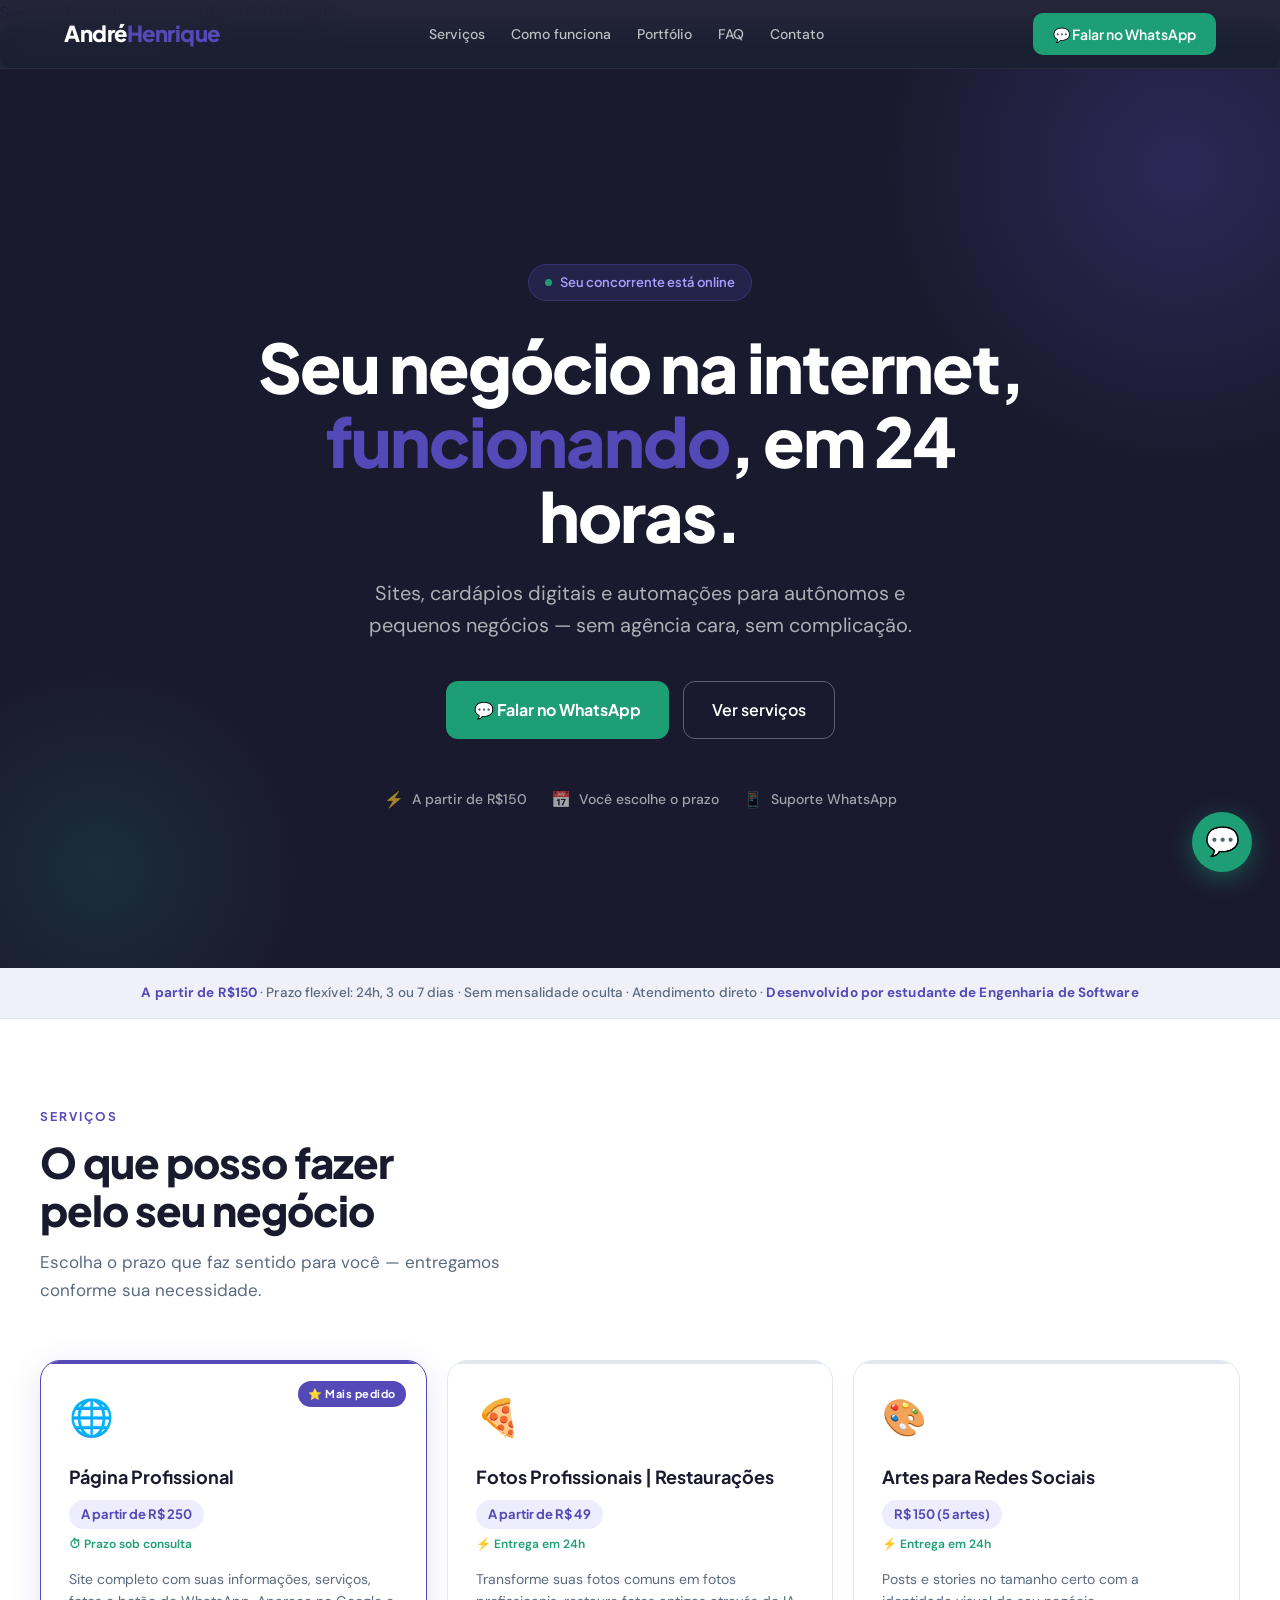
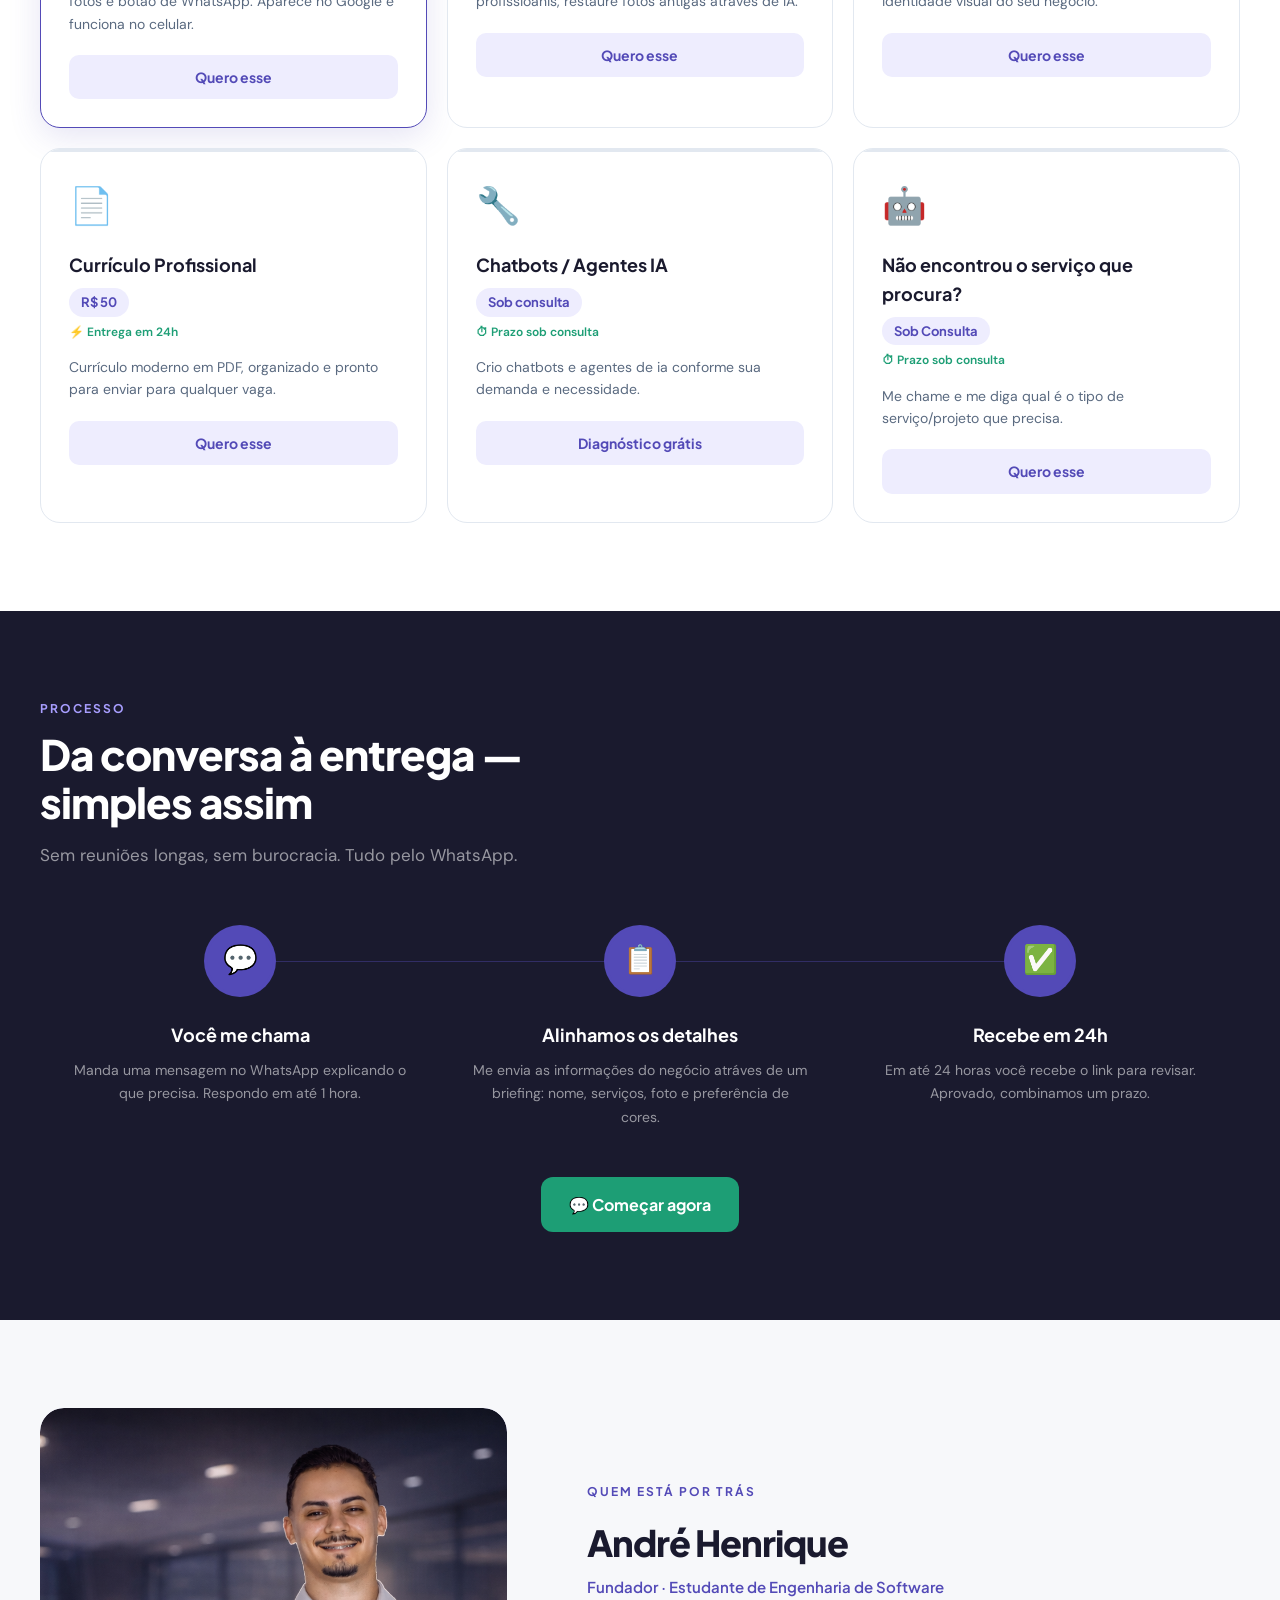
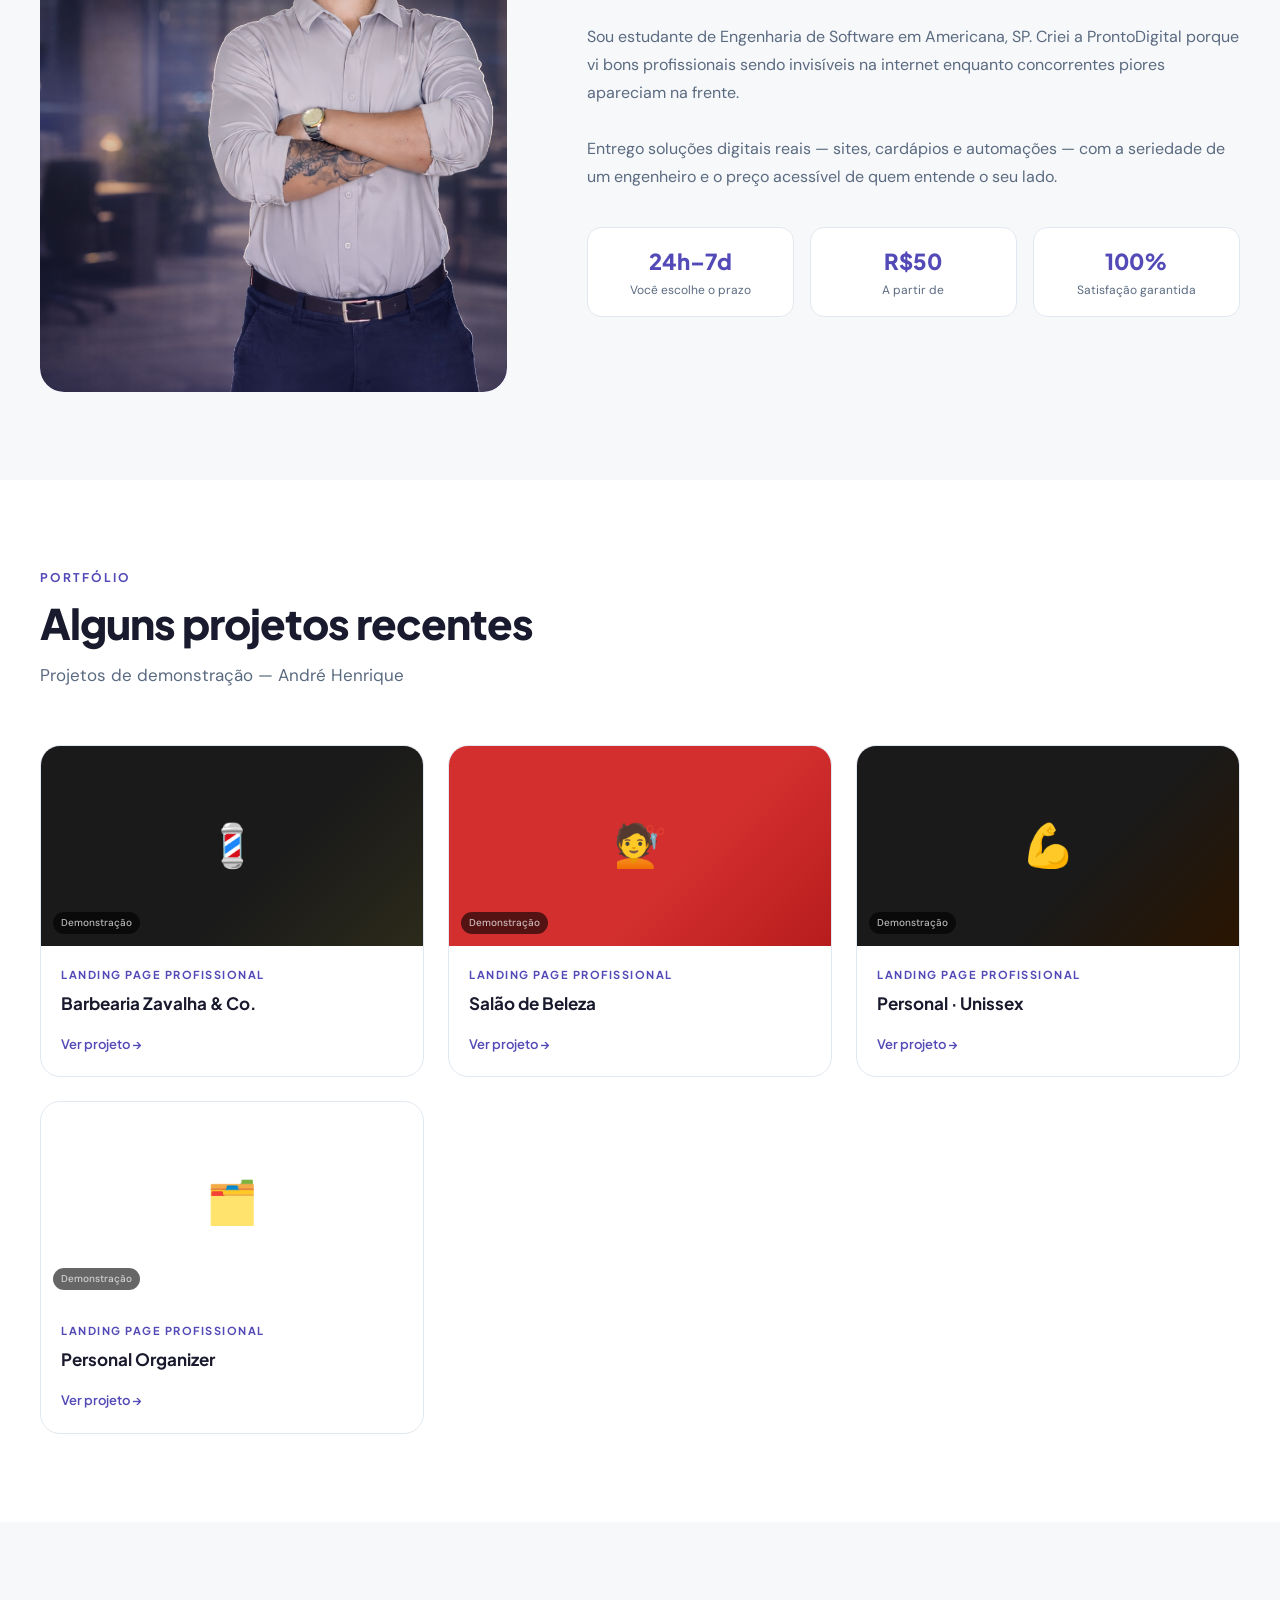
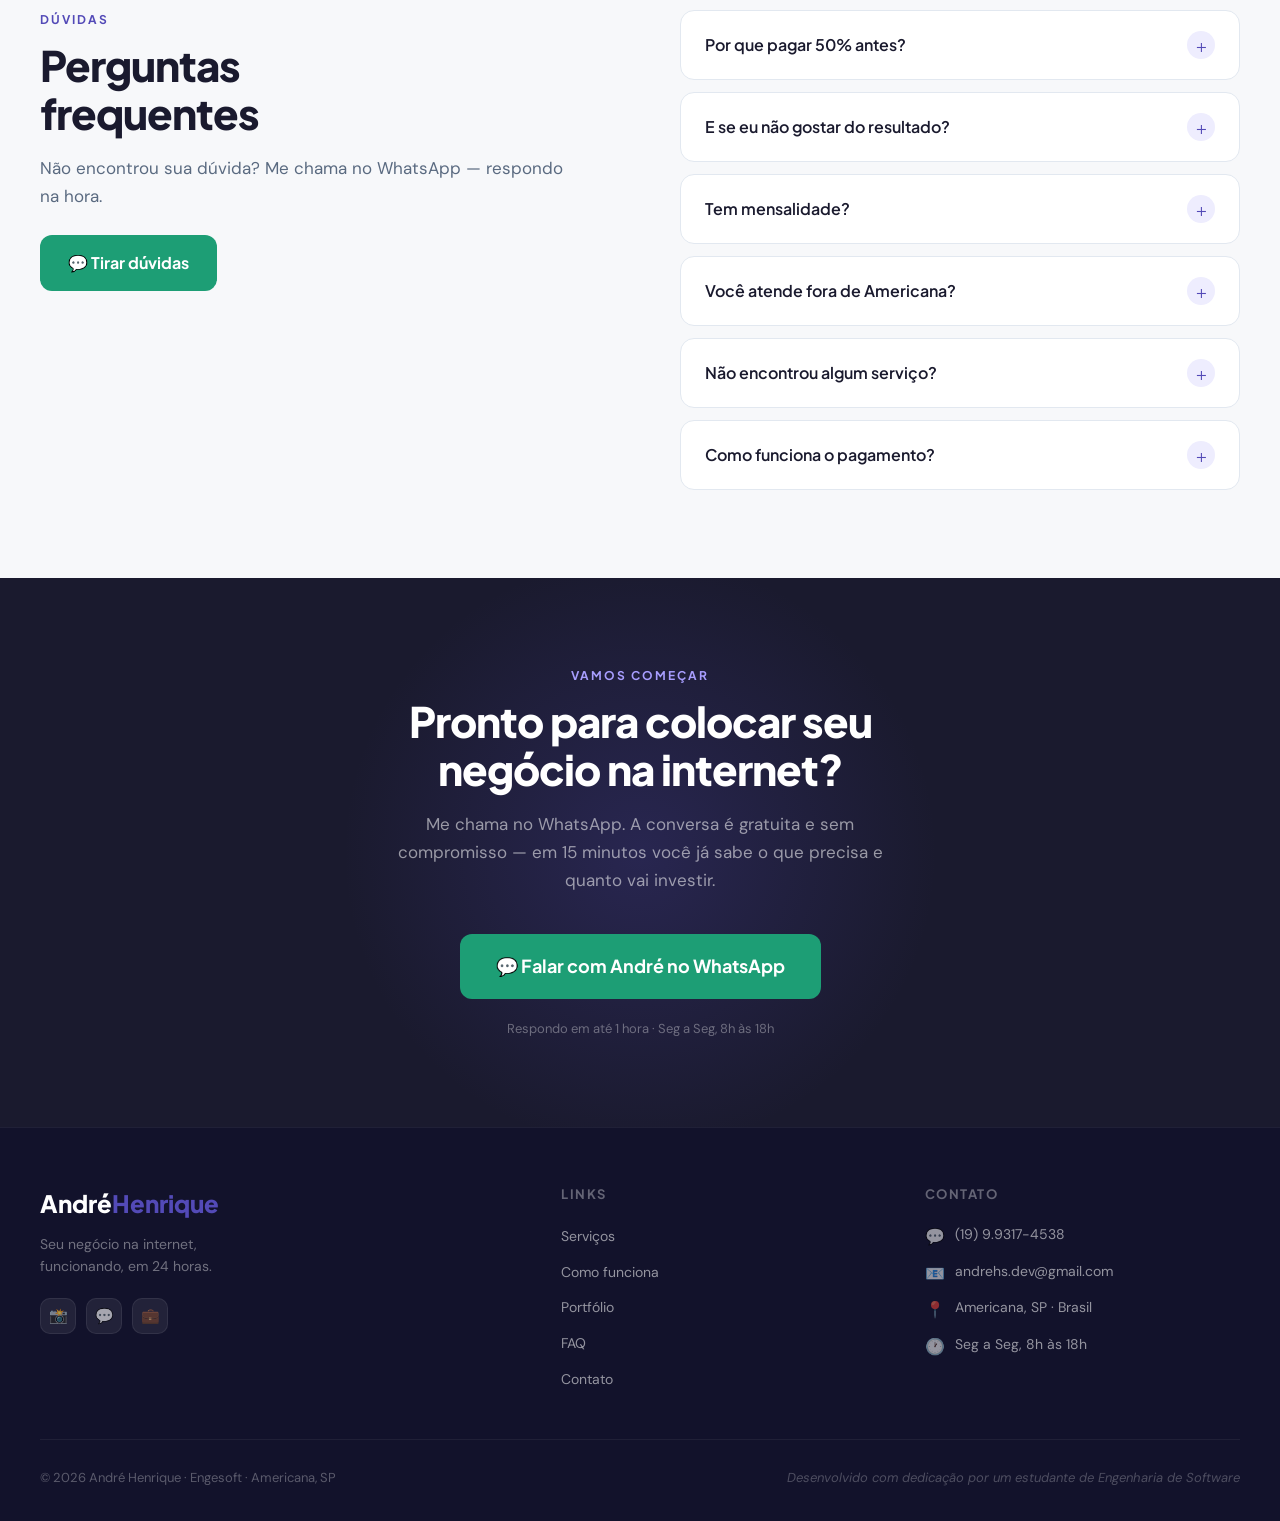
<file: index.html>
<!DOCTYPE html>
<html lang="pt-BR">
<head>
<meta charset="UTF-8">
<meta name="viewport" content="width=device-width, initial-scale=1.0">
<title>André Henrique — Seu negócio na internet em 24h</title>
<link rel="preconnect" href="https://fonts.googleapis.com">
<link rel="preconnect" href="https://fonts.gstatic.com" crossorigin>
<link href="https://fonts.googleapis.com/css2?family=Plus+Jakarta+Sans:wght@400;500;600;700;800&family=DM+Sans:wght@300;400;500&display=swap" rel="stylesheet">
<link rel="stylesheet" href="style.css">
</head>

  <!-- Formulário Inicio -->
  <div id="ae-overlay" style="display:none; position:fixed; inset:0; background:rgba(0,0,0,0.65); z-index:9999; align-items:center; justify-content:center; padding:16px;">
  <div id="ae-popup">

    <!-- CABEÇALHO -->
    <div class="ae-header">
      <div class="ae-badge">⚡ Oferta exclusiva — só para quem está saindo</div>
      <h2>Espera! Garanta <span>10% de desconto</span> no seu projeto</h2>
      <p>Preencha em 2 minutos e te mando o cupom direto no WhatsApp.</p>
      <button class="ae-close" onclick="aeClose()">✕</button>
    </div>

    <!-- FORMULÁRIO -->
    <div class="ae-body" id="ae-form">

      <div class="ae-2col">
        <div class="ae-row">
          <label>Nome *</label>
          <input type="text" id="ae-nome" placeholder="Seu nome completo" />
        </div>
        <div class="ae-row">
          <label>E-mail ou WhatsApp *</label>
          <input type="text" id="ae-contato" placeholder="email ou (19) 99999-9999" />
        </div>
      </div>

      <hr class="ae-divider">
      <p class="ae-section">Sobre sua visita</p>

      <div class="ae-row">
        <label>Encontrou o que procurava no site?</label>
        <div class="ae-radio-group">
          <label class="ae-radio" id="ae-opt-sim" onclick="aeFound('sim')">
            <input type="radio" name="ae_found" value="sim"> ✅ Sim, encontrei
          </label>
          <label class="ae-radio" id="ae-opt-nao" onclick="aeFound('nao')">
            <input type="radio" name="ae_found" value="nao"> ❌ Não encontrei
          </label>
        </div>

        <!-- SE SIM -->
        <div class="ae-cond" id="ae-blk-sim">
          <div class="ae-row" style="margin-bottom:10px;">
            <label>Quer agendar uma reunião de orçamento?</label>
            <div class="ae-radio-group">
              <label class="ae-radio" id="ae-meet-sim" onclick="aeMeeting('sim')">
                <input type="radio" name="ae_meeting" value="sim"> 📅 Sim, quero agendar
              </label>
              <label class="ae-radio" id="ae-meet-nao" onclick="aeMeeting('nao')">
                <input type="radio" name="ae_meeting" value="nao"> Não por agora
              </label>
            </div>
          </div>
          <div id="ae-meet-fields" style="display:none;">
            <div class="ae-row" style="margin-bottom:10px;">
              <label>Nome do projeto</label>
              <input type="text" placeholder="Ex: Site para minha barbearia" />
            </div>
            <div class="ae-row" style="margin-bottom:0;">
              <label>Resumo do que precisa</label>
              <textarea placeholder="Descreva brevemente o projeto..."></textarea>
            </div>
          </div>
        </div>

        <!-- SE NÃO -->
        <div class="ae-cond" id="ae-blk-nao">
          <div class="ae-row" style="margin-bottom:10px;">
            <label>O que você estava procurando?</label>
            <textarea placeholder="Me conta o que precisava e não encontrou..."></textarea>
          </div>
          <div class="ae-row" style="margin-bottom:0;">
            <label>Como posso te ajudar?</label>
            <textarea placeholder="Qual seria a solução ideal para você?" style="min-height:56px;"></textarea>
          </div>
        </div>
      </div>

      <hr class="ae-divider">
      <p class="ae-section">Sobre você e seu negócio</p>

      <div class="ae-2col">
        <div class="ae-row">
          <label>Ramo de negócio *</label>
          <select>
            <option value="">Selecione...</option>
            <option>Alimentação / Restaurante</option>
            <option>Beleza e estética</option>
            <option>Saúde e bem-estar</option>
            <option>Varejo / E-commerce</option>
            <option>Serviços profissionais</option>
            <option>Educação</option>
            <option>Construção / Reformas</option>
            <option>Tecnologia</option>
            <option>Autônomo / Freelancer</option>
            <option>Outro</option>
          </select>
        </div>
        <div class="ae-row">
          <label>Maior dificuldade hoje</label>
          <select>
            <option value="">Selecione...</option>
            <option>Não tenho presença online</option>
            <option>Preciso atrair mais clientes</option>
            <option>Converter visitantes em vendas</option>
            <option>Identidade visual fraca</option>
            <option>Gerenciar redes sociais</option>
            <option>Orçamento limitado</option>
            <option>Outro</option>
          </select>
        </div>
      </div>

      <div class="ae-2col">
        <div class="ae-row">
          <label>Orçamento estimado</label>
          <select>
            <option value="">Prefiro não informar</option>
            <option>Até R$ 150</option>
            <option>R$ 150 – R$ 500</option>
            <option>R$ 500 – R$ 1.500</option>
            <option>R$ 1.500 – R$ 5.000</option>
            <option>Acima de R$ 5.000</option>
          </select>
        </div>
        <div class="ae-row">
          <label>Prazo desejado</label>
          <select>
            <option value="">Sem pressa</option>
            <option>Urgente — em 24h</option>
            <option>Essa semana</option>
            <option>Esse mês</option>
            <option>Sem data definida</option>
          </select>
        </div>
      </div>

      <div class="ae-2col">
        <div class="ae-row">
          <label>Já teve site ou trabalhou com agência?</label>
          <div class="ae-radio-group">
            <label class="ae-radio" id="ae-exp-s" onclick="aeExp('s')">
              <input type="radio" name="ae_exp" value="s"> Sim
            </label>
            <label class="ae-radio" id="ae-exp-n" onclick="aeExp('n')">
              <input type="radio" name="ae_exp" value="n"> Não, primeira vez
            </label>
          </div>
        </div>
        <div class="ae-row">
          <label>Como conheceu meu trabalho?</label>
          <select>
            <option value="">Selecione...</option>
            <option>Instagram</option>
            <option>Google</option>
            <option>Indicação</option>
            <option>LinkedIn</option>
            <option>Pesquisando no Google</option>
            <option>Outro</option>
          </select>
        </div>
      </div>

      <div class="ae-lgpd">
        <input type="checkbox" id="ae-lgpd">
        <label for="ae-lgpd">Concordo em receber contato sobre meu projeto. Seus dados não serão compartilhados com terceiros. (LGPD)</label>
      </div>

      <button class="ae-submit" onclick="aeSubmit()">⚡ Quero meu desconto de 10%</button>
      <p class="ae-skip" onclick="aeClose()">Não, obrigado — prefiro continuar sem o desconto</p>

    </div>

    <!-- MENSAGEM DE SUCESSO -->
    <div class="ae-success" id="ae-success" style="display:none;">
      <div class="ae-success-icon">✓</div>
      <h3>Recebido! Falta só um passo</h3>
      <p>Vou te mandar o cupom de 10% direto no WhatsApp.<br>Clique abaixo para já adiantar a conversa:</p>
      <a class="ae-wa-btn" href="https://wa.me/5519993174538?text=Oi+André,+preenchi+o+formulário+do+site+e+quero+meu+desconto+de+10%25" target="_blank">
        💬 Falar com André agora
      </a>
    </div>

  </div>
</div>
<!-- Formulário Fim -->
  
<body>

<!-- NAVBAR -->
<nav id="navbar">
  <div class="nav-inner">
    <a href="#hero" class="logo">André<span>Henrique</span></a>
    <ul class="nav-links">
      <li><a href="#servicos">Serviços</a></li>
      <li><a href="#como-funciona">Como funciona</a></li>
      <li><a href="#portfolio">Portfólio</a></li>
      <li><a href="#faq">FAQ</a></li>
      <li><a href="#contato">Contato</a></li>
    </ul>
    <a href="https://wa.me/5519993174538?text=Oi+André,+vim+pelo+site+e+quero+um+orçamento" target="_blank" class="btn-whats-nav">
      💬 Falar no WhatsApp
    </a>
    <div class="hamburger" onclick="toggleMenu()" id="hamburger">
      <span></span><span></span><span></span>
    </div>
  </div>
</nav>

<!-- MENU MOBILE -->
<div class="nav-mobile" id="nav-mobile">
  <a href="#servicos" onclick="closeMenu()">Serviços</a>
  <a href="#como-funciona" onclick="closeMenu()">Como funciona</a>
  <a href="#portfolio" onclick="closeMenu()">Portfólio</a>
  <a href="#faq" onclick="closeMenu()">FAQ</a>
  <a href="#contato" onclick="closeMenu()">Contato</a>
  <a href="https://wa.me/5519993174538" target="_blank" class="btn-whats-nav">💬 Falar no WhatsApp</a>
</div>

<!-- HERO -->
<section id="hero">
  <div class="hero-inner">
    <div class="hero-badge">Seu concorrente está online</div>
    <h1>Seu negócio na internet,<br><span>funcionando</span>, em 24 horas.</h1>
    <p class="hero-sub">Sites, cardápios digitais e automações para autônomos e pequenos negócios — sem agência cara, sem complicação.</p>
    <div class="hero-btns">
      <a href="https://wa.me/5519993174538?text=Oi+André,+vim+pelo+site+e+quero+um+orçamento" target="_blank" class="btn-primary">💬 Falar no WhatsApp</a>
      <a href="#servicos" class="btn-outline">Ver serviços</a>
    </div>
    <div class="hero-trust">
      <div class="trust-item"><span class="trust-icon">⚡</span>A partir de R$150</div>
      <div class="trust-item"><span class="trust-icon">📅</span>Você escolhe o prazo</div>
      <div class="trust-item"><span class="trust-icon">📱</span>Suporte WhatsApp</div>
    </div>
  </div>
</section>

<!-- TRUST BAR -->
<div class="trust-bar">
  <span>A partir de R$150</span> · Prazo flexível: 24h, 3 ou 7 dias · Sem mensalidade oculta · Atendimento direto · <span>Desenvolvido por estudante de Engenharia de Software</span>
</div>

<!-- SERVIÇOS -->
<section id="servicos">
  <div class="section-inner">
    <div class="section-header reveal">
      <p class="section-label">Serviços</p>
      <h2 class="section-title">O que posso fazer<br>pelo seu negócio</h2>
      <p class="section-sub">Escolha o prazo que faz sentido para você — entregamos conforme sua necessidade.</p>
    </div>
    <div class="services-grid">
      <div class="service-card popular reveal reveal-delay-1">
        <span class="popular-badge">⭐ Mais pedido</span>
        <span class="service-icon">🌐</span>
        <div class="service-title">Página Profissional</div>
        <span class="service-price">A partir de R$ 250</span>
        <span class="service-prazo">⏱ Prazo sob consulta</span>
        <p class="service-desc">Site completo com suas informações, serviços, fotos e botão de WhatsApp. Aparece no Google e funciona no celular.</p>
        <a href="https://wa.me/5519993174538?text=Oi+André,+quero+uma+página+profissional" target="_blank" class="btn-service">Quero esse</a>
      </div>
      <div class="service-card reveal reveal-delay-2">
        <span class="service-icon">🍕</span>
        <div class="service-title">Fotos Profissionais | Restaurações</div>
        <span class="service-price">A partir de R$ 49</span>
        <span class="service-prazo">⚡ Entrega em 24h</span>
        <p class="service-desc">Transforme suas fotos comuns em fotos profissioanis, restaure fotos antigas através de IA.</p>
        <a href="https://wa.me/5519993174538?text=Oi+André,+quero+uma+foto+digital" target="_blank" class="btn-service">Quero esse</a>
      </div>
      <div class="service-card reveal reveal-delay-3">
        <span class="service-icon">🎨</span>
        <div class="service-title">Artes para Redes Sociais</div>
        <span class="service-price">R$ 150 (5 artes)</span>
        <span class="service-prazo">⚡ Entrega em 24h</span>
        <p class="service-desc">Posts e stories no tamanho certo com a identidade visual do seu negócio.</p>
        <a href="https://wa.me/5519993174538?text=Oi+André,+quero+artes+para+redes+sociais" target="_blank" class="btn-service">Quero esse</a>
      </div>
      <div class="service-card reveal reveal-delay-1">
        <span class="service-icon">📄</span>
        <div class="service-title">Currículo Profissional</div>
        <span class="service-price">R$ 50</span>
        <span class="service-prazo">⚡ Entrega em 24h</span>
        <p class="service-desc">Currículo moderno em PDF, organizado e pronto para enviar para qualquer vaga.</p>
        <a href="https://wa.me/5519993174538?text=Oi+André,+quero+um+currículo+profissional" target="_blank" class="btn-service">Quero esse</a>
      </div>
      <div class="service-card reveal reveal-delay-2">
        <span class="service-icon">🔧</span>
        <div class="service-title">Chatbots / Agentes IA</div>
        <span class="service-price">Sob consulta</span>
        <span class="service-prazo">⏱ Prazo sob consulta</span>
        <p class="service-desc">Crio chatbots e agentes de ia conforme sua demanda e necessidade.</p>
        <a href="https://wa.me/5519993174538?text=Oi+André,+preciso+de+correção+no+meu+site" target="_blank" class="btn-service">Diagnóstico grátis</a>
      </div>
      <div class="service-card reveal reveal-delay-3">
        <span class="service-icon">🤖</span>
        <div class="service-title">Não encontrou o serviço que procura?</div>
        <span class="service-price">Sob Consulta</span>
        <span class="service-prazo">⏱ Prazo sob consulta</span>
        <p class="service-desc">Me chame e me diga qual é o tipo de serviço/projeto que precisa.</p>
        <a href="https://wa.me/5519993174538?text=Oi+André,+tenho+interesse+em+outro+serviço" target="_blank" class="btn-service">Quero esse</a>
      </div>
    </div>
  </div>
</section>

<!-- COMO FUNCIONA -->
<section id="como-funciona">
  <div class="section-inner">
    <div class="section-header reveal">
      <p class="section-label">Processo</p>
      <h2 class="section-title">Da conversa à entrega —<br>simples assim</h2>
      <p class="section-sub">Sem reuniões longas, sem burocracia. Tudo pelo WhatsApp.</p>
    </div>
    <div class="steps">
      <div class="step reveal reveal-delay-1">
        <div class="step-num">💬</div>
        <div class="step-title">Você me chama</div>
        <p class="step-desc">Manda uma mensagem no WhatsApp explicando o que precisa. Respondo em até 1 hora.</p>
      </div>
      <div class="step reveal reveal-delay-2">
        <div class="step-num">📋</div>
        <div class="step-title">Alinhamos os detalhes</div>
        <p class="step-desc">Me envia as informações do negócio atráves de um briefing: nome, serviços, foto e preferência de cores.</p>
      </div>
      <div class="step reveal reveal-delay-3">
        <div class="step-num">✅</div>
        <div class="step-title">Recebe em 24h</div>
        <p class="step-desc">Em até 24 horas você recebe o link para revisar. Aprovado, combinamos um prazo.</p>
      </div>
    </div>
    <div class="steps-cta reveal">
      <a href="https://wa.me/5519993174538?text=Oi+André,+Quero+começar" target="_blank" class="btn-primary">💬 Começar agora</a>
    </div>
  </div>
</section>

<!-- SOBRE -->
<section id="sobre">
  <div class="section-inner">
    <div class="about-grid">
     <div class="about-photo reveal">
  <img src="foto.png" alt="André Henrique" style="width:100%;height:100%;object-fit:cover;border-radius:24px;">
</div>
      <div class="reveal reveal-delay-2">
        <p class="section-label">Quem está por trás</p>
        <h2 class="about-name">André Henrique</h2>
        <p class="about-role">Fundador · Estudante de Engenharia de Software</p>
        <p class="about-text">Sou estudante de Engenharia de Software em Americana, SP. Criei a ProntoDigital porque vi bons profissionais sendo invisíveis na internet enquanto concorrentes piores apareciam na frente.<br><br>Entrego soluções digitais reais — sites, cardápios e automações — com a seriedade de um engenheiro e o preço acessível de quem entende o seu lado.</p>
        <div class="about-stats">
          <div class="stat-card">
            <div class="stat-num">24h–7d</div>
            <div class="stat-label">Você escolhe o prazo</div>
          </div>
          <div class="stat-card">
            <div class="stat-num">R$50</div>
            <div class="stat-label">A partir de</div>
          </div>
          <div class="stat-card">
            <div class="stat-num">100%</div>
            <div class="stat-label">Satisfação garantida</div>
          </div>
        </div>
      </div>
    </div>
  </div>
</section>

<!-- PORTFOLIO -->
<section id="portfolio">
  <div class="section-inner">
    <div class="section-header reveal">
      <p class="section-label">Portfólio</p>
      <h2 class="section-title">Alguns projetos recentes</h2>
      <p class="section-sub">Projetos de demonstração — André Henrique</p>
    </div>
    <div class="portfolio-grid">
      <div class="portfolio-card reveal reveal-delay-1">
        <div class="portfolio-img portfolio-img-1">
          💈
          <span class="portfolio-demo-label">Demonstração</span>
        </div>
        <div class="portfolio-info">
          <p class="portfolio-category">Landing Page Profissional</p>
          <p class="portfolio-name">Barbearia Zavalha & Co.</p>
           <a href="https://andrehs-dev.github.io/portfolio1/"
             target="_blank"
             class="btn-portfolio">
             Ver projeto →
     </a>
        </div>
      </div>
      <div class="portfolio-card reveal reveal-delay-2">
        <div class="portfolio-img portfolio-img-2">
          💇
          <span class="portfolio-demo-label">Demonstração</span>
        </div>
        <div class="portfolio-info">
          <p class="portfolio-category">Landing Page Profissional</p>
          <p class="portfolio-name">Salão de Beleza</p>
          <a href="https://andrehs-dev.github.io/portfolio3/"
            target="_blank"
             class="btn-portfolio">
             Ver projeto →
  </a>
        </div>
      </div>
      <div class="portfolio-card reveal reveal-delay-3">
        <div class="portfolio-img portfolio-img-3">
          💪
          <span class="portfolio-demo-label">Demonstração</span>
        </div>
        <div class="portfolio-info">
          <p class="portfolio-category">Landing Page Profissional</p>
          <p class="portfolio-name">Personal · Unissex</p>
           <a href="https://andrehs-dev.github.io/portfolio2/"
             target="_blank"
             class="btn-portfolio">
             Ver projeto →
  </a>
        </div>
      </div>
      <div class="portfolio-card reveal reveal-delay-1">
  <div class="portfolio-img portfolio-img-4">
    🗂️
    <span class="portfolio-demo-label">Demonstração</span>
  </div>
  <div class="portfolio-info">
    <p class="portfolio-category">Landing Page Profissional</p>
    <p class="portfolio-name">Personal Organizer</p>
    <a href="https://andrehs-dev.github.io/portfolio4/" 
      target="_blank" 
      class="btn-portfolio">
      Ver projeto →
  </a>
        </div>
      </div>
    </div>
  </div>
</section>

<!-- FAQ -->
<section id="faq">
  <div class="section-inner">
    <div style="display:grid;grid-template-columns:1fr 1fr;gap:80px;align-items:start">
      <div class="reveal">
        <p class="section-label">Dúvidas</p>
        <h2 class="section-title">Perguntas<br>frequentes</h2>
        <p class="section-sub" style="margin-top:16px">Não encontrou sua dúvida? Me chama no WhatsApp — respondo na hora.</p>
        <br>
        <a href="https://wa.me/5519993174538?text=Oi+André,+tenho+uma+dúvida" target="_blank" class="btn-primary" style="display:inline-flex">💬 Tirar dúvidas</a>
      </div>
      <div class="faq-list reveal reveal-delay-2">
        <div class="faq-item">
          <button class="faq-q" onclick="toggleFaq(this)">
            Por que pagar 50% antes?
            <span class="faq-icon">+</span>
          </button>
          <div class="faq-a">Para garantir o compromisso de ambos os lados e dar início imediato ao projeto. O restante só é pago quando você receber e aprovar o resultado (Modalidade apenas para valores acima de R$ 450, valores abaixo, o pagamento deve ser integral).</div>
        </div>
        <div class="faq-item">
          <button class="faq-q" onclick="toggleFaq(this)">
            E se eu não gostar do resultado?
            <span class="faq-icon">+</span>
          </button>
          <div class="faq-a">Você tem direito a 2 rodadas de revisão incluídas. Trabalhamos até você aprovar antes de qualquer pagamento final.</div>
        </div>
        <div class="faq-item">
          <button class="faq-q" onclick="toggleFaq(this)">
            Tem mensalidade?
            <span class="faq-icon">+</span>
          </button>
          <div class="faq-a">Não. Os serviços de setup são pagamento único. Só há mensalidade se você optar pelo plano de manutenção mensal, que é completamente opcional.</div>
        </div>
        <div class="faq-item">
          <button class="faq-q" onclick="toggleFaq(this)">
            Você atende fora de Americana?
            <span class="faq-icon">+</span>
          </button>
          <div class="faq-a">Sim! Atendo todo o Brasil de forma remota. O processo é 100% pelo WhatsApp — sem precisar se encontrar pessoalmente.</div>
        </div>
        <div class="faq-item">
          <button class="faq-q" onclick="toggleFaq(this)">
            Não encontrou algum serviço?
            <span class="faq-icon">+</span>
          </button>
          <div class="faq-a">Se procura um serviço/projeto personalizado, entre em contato e planejaremos juntos o seu projeto com total personalização.</div>
        </div>
        <div class="faq-item">
          <button class="faq-q" onclick="toggleFaq(this)">
            Como funciona o pagamento?
            <span class="faq-icon">+</span>
          </button>
          <div class="faq-a">Aceitamos Pix, Boleto, Cartão de crédito. 50% para iniciar, 50% na entrega aprovada (Esta forma é somente para projetos acima de R$450). Simples e sem complicação.</div>
        </div>
      </div>
    </div>
  </div>
</section>

<!-- CTA FINAL -->
<section id="contato">
  <div class="section-inner">
    <p class="section-label" style="color:#A89EFF;text-align:center">Vamos começar</p>
    <h2 class="section-title reveal" style="text-align:center;margin:0 auto 16px">Pronto para colocar seu<br>negócio na internet?</h2>
    <p class="section-sub reveal reveal-delay-1">Me chama no WhatsApp. A conversa é gratuita e sem compromisso — em 15 minutos você já sabe o que precisa e quanto vai investir.</p>
    <div class="reveal reveal-delay-2" style="margin-top:40px">
      <a href="https://wa.me/5519993174538?text=Oi+André,+vim+pelo+site+e+quero+um+orçamento" target="_blank" class="btn-primary" style="font-size:18px;padding:18px 36px;margin:0 auto;display:inline-flex">💬 Falar com André no WhatsApp</a>
    </div>
    <p class="cta-note reveal reveal-delay-3">Respondo em até 1 hora · Seg a Seg, 8h às 18h</p>
  </div>
</section>

<!-- FOOTER -->
<footer>
  <div class="footer-inner">
    <div class="footer-grid">
      <div>
        <a href="#hero" class="footer-logo">André<span>Henrique</span></a>
        <p class="footer-tagline">Seu negócio na internet,<br>funcionando, em 24 horas.</p>
        <div class="footer-social">
          <a href="https://www.instagram.com/andrehs.dev/" target="_blank" class="social-btn" title="Instagram">📸</a>
          <a href="https://wa.me/5519993174538" target="_blank" class="social-btn" title="WhatsApp">💬</a>
          <a href="https://www.linkedin.com/in/andr%C3%A9-henrique-engsoft/" target="_blank" class="social-btn" title="LinkedIn">💼</a>
        </div>
      </div>
      <div>
        <p class="footer-col-title">Links</p>
        <ul class="footer-links">
          <li><a href="#servicos">Serviços</a></li>
          <li><a href="#como-funciona">Como funciona</a></li>
          <li><a href="#portfolio">Portfólio</a></li>
          <li><a href="#faq">FAQ</a></li>
          <li><a href="#contato">Contato</a></li>
        </ul>
      </div>
      <div>
        <p class="footer-col-title">Contato</p>
        <div class="footer-contact-item">
          <span class="contact-icon">💬</span>
          <span>(19) 9.9317-4538</span>
        </div>
        <div class="footer-contact-item">
          <span class="contact-icon">📧</span>
          <span>andrehs.dev@gmail.com</span>
        </div>
        <div class="footer-contact-item">
          <span class="contact-icon">📍</span>
          <span>Americana, SP · Brasil</span>
        </div>
        <div class="footer-contact-item">
          <span class="contact-icon">🕐</span>
          <span>Seg a Seg, 8h às 18h</span>
        </div>
      </div>
    </div>
    <div class="footer-bottom">
      <p class="footer-copy">© 2026 André Henrique · Engesoft · Americana, SP</p>
      <p class="footer-made">Desenvolvido com dedicação por um estudante de Engenharia de Software</p>
    </div>
  </div>
</footer>

<!-- WHATSAPP FLUTUANTE -->
<a href="https://wa.me/5519993174538?text=Oi+André,+vim+pelo+site" target="_blank" class="whats-float" title="Falar no WhatsApp">💬</a>

<script src="script.js"></script>
</body>
</html>
</file>
<file: style.css>
:root {
  --roxo: #534AB7;
  --roxo-light: #EEEDFE;
  --roxo-dark: #3D3590;
  --teal: #1D9E75;
  --teal-dark: #157A5A;
  --dark: #1A1A2E;
  --dark2: #12122B;
  --gray-text: #5A6A80;
  --gray-bg: #F7F8FA;
  --white: #FFFFFF;
  --border: #E2E8F0;
}

*, *::before, *::after { box-sizing: border-box; margin: 0; padding: 0; }

html { scroll-behavior: smooth; }

body {
  font-family: 'DM Sans', sans-serif;
  background: var(--white);
  color: #1A1A2E;
  overflow-x: hidden;
  line-height: 1.6;
}

h1, h2, h3, h4, .logo {
  font-family: 'Plus Jakarta Sans', sans-serif;
}

/* NAVBAR */
nav {
  position: fixed;
  top: 0; left: 0; right: 0;
  z-index: 1000;
  background: rgba(26, 26, 46, 0.95);
  backdrop-filter: blur(12px);
  border-bottom: 1px solid rgba(255,255,255,0.07);
  transition: all 0.3s;
}

.nav-inner {
  max-width: 1200px;
  margin: 0 auto;
  padding: 0 24px;
  height: 68px;
  display: flex;
  align-items: center;
  justify-content: space-between;
  gap: 24px;
}

.logo {
  font-size: 22px;
  font-weight: 800;
  color: var(--white);
  text-decoration: none;
  letter-spacing: -0.5px;
}

.logo span { color: var(--roxo); }

.nav-links {
  display: flex;
  gap: 2px;
  list-style: none;
}

.nav-links a {
  color: rgba(255,255,255,0.7);
  text-decoration: none;
  font-size: 14px;
  font-weight: 500;
  padding: 6px 12px;
  border-radius: 8px;
  transition: all 0.2s;
}

.nav-links a:hover, .nav-links a.active {
  color: var(--white);
  background: rgba(255,255,255,0.08);
}

.btn-whats-nav {
  background: var(--teal);
  color: var(--white);
  border: none;
  padding: 10px 20px;
  border-radius: 10px;
  font-size: 14px;
  font-weight: 600;
  cursor: pointer;
  text-decoration: none;
  display: flex;
  align-items: center;
  gap: 7px;
  transition: all 0.2s;
  white-space: nowrap;
  font-family: 'Plus Jakarta Sans', sans-serif;
}

.btn-whats-nav:hover {
  background: var(--teal-dark);
  transform: translateY(-1px);
}

.hamburger {
  display: none;
  flex-direction: column;
  gap: 5px;
  cursor: pointer;
  padding: 4px;
}

.hamburger span {
  display: block;
  width: 24px;
  height: 2px;
  background: var(--white);
  border-radius: 2px;
  transition: all 0.3s;
}

/* HERO */
#hero {
  background: var(--dark);
  min-height: 100vh;
  display: flex;
  align-items: center;
  position: relative;
  overflow: hidden;
  padding: 120px 24px 80px;
}

#hero::before {
  content: '';
  position: absolute;
  top: -200px; right: -200px;
  width: 600px; height: 600px;
  background: radial-gradient(circle, rgba(83,74,183,0.3) 0%, transparent 70%);
  pointer-events: none;
}

#hero::after {
  content: '';
  position: absolute;
  bottom: -100px; left: -100px;
  width: 400px; height: 400px;
  background: radial-gradient(circle, rgba(29,158,117,0.15) 0%, transparent 70%);
  pointer-events: none;
}

.hero-inner {
  max-width: 800px;
  margin: 0 auto;
  text-align: center;
  position: relative;
  z-index: 1;
}

.hero-badge {
  display: inline-flex;
  align-items: center;
  gap: 8px;
  background: rgba(83,74,183,0.2);
  border: 1px solid rgba(83,74,183,0.4);
  color: #A89EFF;
  padding: 7px 16px;
  border-radius: 100px;
  font-size: 13px;
  font-weight: 600;
  margin-bottom: 28px;
  animation: fadeUp 0.6s ease forwards;
  font-family: 'Plus Jakarta Sans', sans-serif;
}

.hero-badge::before {
  content: '';
  width: 7px; height: 7px;
  background: var(--teal);
  border-radius: 50%;
  animation: pulse 2s infinite;
}

@keyframes pulse {
  0%, 100% { opacity: 1; transform: scale(1); }
  50% { opacity: 0.5; transform: scale(1.4); }
}

#hero h1 {
  font-size: clamp(36px, 6vw, 68px);
  font-weight: 800;
  color: var(--white);
  line-height: 1.1;
  letter-spacing: -2px;
  margin-bottom: 24px;
  animation: fadeUp 0.6s ease 0.1s both;
}

#hero h1 span { color: var(--roxo); }

.hero-sub {
  font-size: clamp(16px, 2vw, 20px);
  color: rgba(255,255,255,0.65);
  max-width: 580px;
  margin: 0 auto 40px;
  line-height: 1.6;
  animation: fadeUp 0.6s ease 0.2s both;
}

.hero-btns {
  display: flex;
  gap: 14px;
  justify-content: center;
  flex-wrap: wrap;
  margin-bottom: 48px;
  animation: fadeUp 0.6s ease 0.3s both;
}

.btn-primary {
  background: var(--teal);
  color: var(--white);
  border: none;
  padding: 15px 28px;
  border-radius: 12px;
  font-size: 16px;
  font-weight: 700;
  cursor: pointer;
  text-decoration: none;
  display: inline-flex;
  align-items: center;
  gap: 9px;
  transition: all 0.2s;
  font-family: 'Plus Jakarta Sans', sans-serif;
}

.btn-primary:hover {
  background: var(--teal-dark);
  transform: translateY(-2px);
  box-shadow: 0 8px 24px rgba(29,158,117,0.35);
}

.btn-outline {
  background: transparent;
  color: var(--white);
  border: 1.5px solid rgba(255,255,255,0.3);
  padding: 15px 28px;
  border-radius: 12px;
  font-size: 16px;
  font-weight: 600;
  cursor: pointer;
  text-decoration: none;
  transition: all 0.2s;
  font-family: 'Plus Jakarta Sans', sans-serif;
}

.btn-outline:hover {
  border-color: rgba(255,255,255,0.7);
  background: rgba(255,255,255,0.07);
}

.hero-trust {
  display: flex;
  gap: 24px;
  justify-content: center;
  flex-wrap: wrap;
  animation: fadeUp 0.6s ease 0.4s both;
}

.trust-item {
  display: flex;
  align-items: center;
  gap: 8px;
  color: rgba(255,255,255,0.6);
  font-size: 14px;
  font-weight: 500;
}

.trust-icon {
  font-size: 16px;
}

@keyframes fadeUp {
  from { opacity: 0; transform: translateY(24px); }
  to { opacity: 1; transform: translateY(0); }
}

/* TRUST BAR */
.trust-bar {
  background: #F0F0F8;
  border-bottom: 1px solid var(--border);
  padding: 14px 24px;
  text-align: center;
  font-size: 13.5px;
  color: var(--gray-text);
  font-weight: 500;
  letter-spacing: 0.1px;
}

.trust-bar span { color: var(--roxo); font-weight: 700; }

/* SECTIONS */
section { padding: 88px 24px; }

.section-inner {
  max-width: 1200px;
  margin: 0 auto;
}

.section-label {
  font-size: 12px;
  font-weight: 700;
  letter-spacing: 2px;
  text-transform: uppercase;
  color: var(--roxo);
  margin-bottom: 12px;
  font-family: 'Plus Jakarta Sans', sans-serif;
}

.section-title {
  font-size: clamp(28px, 4vw, 42px);
  font-weight: 800;
  color: var(--dark);
  letter-spacing: -1px;
  line-height: 1.15;
  margin-bottom: 14px;
}

.section-sub {
  font-size: 17px;
  color: var(--gray-text);
  max-width: 540px;
  line-height: 1.65;
}

.section-header {
  margin-bottom: 56px;
}

/* SERVICES */
#servicos { background: var(--white); }

.services-grid {
  display: grid;
  grid-template-columns: repeat(3, 1fr);
  gap: 20px;
}

.service-card {
  background: var(--white);
  border: 1.5px solid var(--border);
  border-radius: 20px;
  padding: 28px;
  transition: all 0.25s;
  position: relative;
  overflow: hidden;
}

.service-card::before {
  content: '';
  position: absolute;
  top: 0; left: 0; right: 0;
  height: 3px;
  background: var(--border);
  transition: background 0.3s;
}

.service-card:hover {
  border-color: var(--roxo);
  transform: translateY(-4px);
  box-shadow: 0 16px 40px rgba(83,74,183,0.12);
}

.service-card:hover::before {
  background: var(--roxo);
}

.service-card.popular {
  border-color: var(--roxo);
  box-shadow: 0 8px 32px rgba(83,74,183,0.15);
}

.service-card.popular::before {
  background: var(--roxo);
}

.popular-badge {
  position: absolute;
  top: 20px; right: 20px;
  background: var(--roxo);
  color: var(--white);
  font-size: 11px;
  font-weight: 700;
  padding: 4px 10px;
  border-radius: 100px;
  letter-spacing: 0.5px;
  font-family: 'Plus Jakarta Sans', sans-serif;
}

.service-icon {
  font-size: 36px;
  margin-bottom: 16px;
  display: block;
}

.service-title {
  font-size: 18px;
  font-weight: 700;
  color: var(--dark);
  margin-bottom: 8px;
  font-family: 'Plus Jakarta Sans', sans-serif;
}

.service-price {
  display: inline-block;
  background: var(--roxo-light);
  color: var(--roxo);
  font-size: 13px;
  font-weight: 700;
  padding: 4px 12px;
  border-radius: 100px;
  margin-bottom: 6px;
  font-family: 'Plus Jakarta Sans', sans-serif;
}

.service-prazo {
  font-size: 12px;
  color: var(--teal);
  font-weight: 600;
  margin-bottom: 14px;
  display: block;
}

.service-desc {
  font-size: 14px;
  color: var(--gray-text);
  line-height: 1.6;
  margin-bottom: 20px;
}

.btn-service {
  display: block;
  width: 100%;
  text-align: center;
  background: var(--roxo-light);
  color: var(--roxo);
  border: none;
  padding: 11px;
  border-radius: 10px;
  font-size: 14px;
  font-weight: 700;
  cursor: pointer;
  text-decoration: none;
  transition: all 0.2s;
  font-family: 'Plus Jakarta Sans', sans-serif;
}

.btn-service:hover {
  background: var(--roxo);
  color: var(--white);
}

/* HOW IT WORKS */
#como-funciona { background: var(--dark); }

#como-funciona .section-title { color: var(--white); }
#como-funciona .section-label { color: #A89EFF; }
#como-funciona .section-sub { color: rgba(255,255,255,0.55); }

.steps {
  display: grid;
  grid-template-columns: repeat(3, 1fr);
  gap: 0;
  position: relative;
  margin-bottom: 48px;
}

.steps::before {
  content: '';
  position: absolute;
  top: 36px;
  left: calc(16.66% + 20px);
  right: calc(16.66% + 20px);
  height: 1px;
  background: rgba(83,74,183,0.4);
  z-index: 0;
}

.step {
  text-align: center;
  padding: 0 32px;
  position: relative;
  z-index: 1;
}

.step-num {
  width: 72px; height: 72px;
  border-radius: 50%;
  background: var(--roxo);
  display: flex;
  align-items: center;
  justify-content: center;
  font-size: 28px;
  margin: 0 auto 24px;
  border: 3px solid rgba(83,74,183,0.3);
}

.step-title {
  font-size: 18px;
  font-weight: 700;
  color: var(--white);
  margin-bottom: 10px;
  font-family: 'Plus Jakarta Sans', sans-serif;
}

.step-desc {
  font-size: 14px;
  color: rgba(255,255,255,0.55);
  line-height: 1.65;
}

.steps-cta {
  text-align: center;
}

/* ABOUT */
#sobre { background: var(--gray-bg); }

.about-grid {
  display: grid;
  grid-template-columns: 1fr 1.4fr;
  gap: 80px;
  align-items: center;
}

.about-photo {
  aspect-ratio: 4/5;
  background: linear-gradient(135deg, var(--roxo-light) 0%, #D8D5F8 100%);
  border-radius: 24px;
  display: flex;
  align-items: center;
  justify-content: center;
  font-size: 72px;
  font-weight: 800;
  color: var(--roxo);
  font-family: 'Plus Jakarta Sans', sans-serif;
  position: relative;
  overflow: hidden;
}

.about-photo::after {
  content: '';
  position: absolute;
  bottom: 0; left: 0; right: 0;
  height: 40%;
  background: linear-gradient(to top, rgba(83,74,183,0.15), transparent);
}

.about-name {
  font-size: 36px;
  font-weight: 800;
  color: var(--dark);
  letter-spacing: -1px;
  margin-bottom: 4px;
}

.about-role {
  font-size: 15px;
  color: var(--roxo);
  font-weight: 600;
  margin-bottom: 24px;
  font-family: 'Plus Jakarta Sans', sans-serif;
}

.about-text {
  font-size: 16px;
  color: var(--gray-text);
  line-height: 1.75;
  margin-bottom: 36px;
}

.about-stats {
  display: grid;
  grid-template-columns: repeat(3, 1fr);
  gap: 16px;
}

.stat-card {
  background: var(--white);
  border: 1px solid var(--border);
  border-radius: 14px;
  padding: 16px;
  text-align: center;
}

.stat-num {
  font-size: 22px;
  font-weight: 800;
  color: var(--roxo);
  font-family: 'Plus Jakarta Sans', sans-serif;
}

.stat-label {
  font-size: 12px;
  color: var(--gray-text);
  margin-top: 2px;
}

/* PORTFOLIO */
#portfolio { background: var(--white); }

.portfolio-grid {
  display: grid;
  grid-template-columns: repeat(3, 1fr);
  gap: 24px;
}

.portfolio-card {
  border-radius: 20px;
  overflow: hidden;
  border: 1.5px solid var(--border);
  transition: all 0.25s;
}

.portfolio-card:hover {
  transform: translateY(-6px);
  box-shadow: 0 20px 48px rgba(0,0,0,0.12);
}

.portfolio-img {
  height: 200px;
  display: flex;
  align-items: center;
  justify-content: center;
  font-size: 42px;
  position: relative;
}

.portfolio-img-1 { background: linear-gradient(135deg, #1A1A1A 60%, #2C2A1A); }
.portfolio-img-2 { background: linear-gradient(135deg, #D32F2F 60%, #B71C1C); }
.portfolio-img-3 { background: linear-gradient(135deg, #1A1A1A 60%, #2A1500); }

.portfolio-demo-label {
  position: absolute;
  bottom: 12px; left: 12px;
  background: rgba(0,0,0,0.6);
  color: rgba(255,255,255,0.7);
  font-size: 10px;
  padding: 3px 8px;
  border-radius: 100px;
  font-weight: 500;
}

.portfolio-info {
  padding: 20px;
}

.portfolio-category {
  font-size: 11px;
  font-weight: 700;
  letter-spacing: 1.5px;
  text-transform: uppercase;
  color: var(--roxo);
  margin-bottom: 6px;
  font-family: 'Plus Jakarta Sans', sans-serif;
}

.portfolio-name {
  font-size: 17px;
  font-weight: 700;
  color: var(--dark);
  margin-bottom: 14px;
  font-family: 'Plus Jakarta Sans', sans-serif;
}

.btn-portfolio {
  font-size: 13px;
  font-weight: 600;
  color: var(--roxo);
  text-decoration: none;
  display: inline-flex;
  align-items: center;
  gap: 5px;
  transition: gap 0.2s;
  font-family: 'Plus Jakarta Sans', sans-serif;
}

.btn-portfolio:hover { gap: 9px; }

/* FAQ */
#faq { background: var(--gray-bg); }

.faq-list {
  max-width: 720px;
  display: flex;
  flex-direction: column;
  gap: 12px;
}

.faq-item {
  background: var(--white);
  border: 1.5px solid var(--border);
  border-radius: 14px;
  overflow: hidden;
  transition: border-color 0.2s;
}

.faq-item.open {
  border-color: var(--roxo);
}

.faq-q {
  width: 100%;
  background: none;
  border: none;
  padding: 20px 24px;
  text-align: left;
  font-size: 16px;
  font-weight: 600;
  color: var(--dark);
  cursor: pointer;
  display: flex;
  justify-content: space-between;
  align-items: center;
  gap: 16px;
  font-family: 'Plus Jakarta Sans', sans-serif;
  transition: color 0.2s;
}

.faq-q:hover { color: var(--roxo); }

.faq-icon {
  width: 28px; height: 28px;
  border-radius: 50%;
  background: var(--roxo-light);
  color: var(--roxo);
  display: flex;
  align-items: center;
  justify-content: center;
  font-size: 18px;
  font-weight: 300;
  flex-shrink: 0;
  transition: all 0.3s;
  line-height: 1;
}

.faq-item.open .faq-icon {
  background: var(--roxo);
  color: var(--white);
  transform: rotate(45deg);
}

.faq-a {
  max-height: 0;
  overflow: hidden;
  transition: max-height 0.35s ease, padding 0.2s;
  font-size: 15px;
  color: var(--gray-text);
  line-height: 1.7;
  padding: 0 24px;
}

.faq-item.open .faq-a {
  max-height: 200px;
  padding: 0 24px 20px;
}

/* CTA FINAL */
#contato {
  background: var(--dark);
  text-align: center;
  position: relative;
  overflow: hidden;
}

#contato::before {
  content: '';
  position: absolute;
  top: 50%; left: 50%;
  transform: translate(-50%, -50%);
  width: 600px; height: 600px;
  background: radial-gradient(circle, rgba(83,74,183,0.25) 0%, transparent 70%);
  pointer-events: none;
}

#contato .section-inner { position: relative; z-index: 1; }

#contato .section-title { color: var(--white); }
#contato .section-sub {
  color: rgba(255,255,255,0.55);
  margin: 0 auto 40px;
  max-width: 500px;
}

.cta-note {
  font-size: 13px;
  color: rgba(255,255,255,0.35);
  margin-top: 20px;
}

/* FOOTER */
footer {
  background: var(--dark2);
  border-top: 1px solid rgba(255,255,255,0.06);
  padding: 56px 24px 32px;
}

.footer-inner {
  max-width: 1200px;
  margin: 0 auto;
}

.footer-grid {
  display: grid;
  grid-template-columns: 1.5fr 1fr 1fr;
  gap: 48px;
  margin-bottom: 48px;
}

.footer-logo {
  font-size: 24px;
  font-weight: 800;
  color: var(--white);
  text-decoration: none;
  display: block;
  margin-bottom: 10px;
  font-family: 'Plus Jakarta Sans', sans-serif;
}

.footer-logo span { color: var(--roxo); }

.footer-tagline {
  font-size: 14px;
  color: rgba(255,255,255,0.4);
  line-height: 1.6;
  margin-bottom: 20px;
}

.footer-social {
  display: flex;
  gap: 10px;
}

.social-btn {
  width: 36px; height: 36px;
  border-radius: 10px;
  background: rgba(255,255,255,0.07);
  color: rgba(255,255,255,0.6);
  display: flex;
  align-items: center;
  justify-content: center;
  text-decoration: none;
  font-size: 15px;
  transition: all 0.2s;
  border: 1px solid rgba(255,255,255,0.07);
}

.social-btn:hover {
  background: var(--roxo);
  color: var(--white);
  border-color: var(--roxo);
}

.footer-col-title {
  font-size: 13px;
  font-weight: 700;
  letter-spacing: 1.5px;
  text-transform: uppercase;
  color: rgba(255,255,255,0.35);
  margin-bottom: 18px;
  font-family: 'Plus Jakarta Sans', sans-serif;
}

.footer-links {
  list-style: none;
  display: flex;
  flex-direction: column;
  gap: 10px;
}

.footer-links a {
  color: rgba(255,255,255,0.55);
  text-decoration: none;
  font-size: 14px;
  transition: color 0.2s;
}

.footer-links a:hover { color: var(--white); }

.footer-contact-item {
  display: flex;
  align-items: flex-start;
  gap: 10px;
  color: rgba(255,255,255,0.55);
  font-size: 14px;
  margin-bottom: 10px;
}

.contact-icon { font-size: 16px; flex-shrink: 0; margin-top: 1px; }

.footer-bottom {
  border-top: 1px solid rgba(255,255,255,0.06);
  padding-top: 28px;
  display: flex;
  justify-content: space-between;
  align-items: center;
  flex-wrap: wrap;
  gap: 12px;
}

.footer-copy {
  font-size: 13px;
  color: rgba(255,255,255,0.3);
}

.footer-made {
  font-size: 13px;
  color: rgba(255,255,255,0.25);
  font-style: italic;
}

/* WHATSAPP FLOAT */
.whats-float {
  position: fixed;
  bottom: 28px; right: 28px;
  z-index: 999;
  background: var(--teal);
  color: var(--white);
  width: 60px; height: 60px;
  border-radius: 50%;
  display: flex;
  align-items: center;
  justify-content: center;
  font-size: 28px;
  text-decoration: none;
  box-shadow: 0 6px 24px rgba(29,158,117,0.45);
  transition: all 0.2s;
  animation: floatIn 0.6s ease 1s both;
}

.whats-float:hover {
  transform: scale(1.1);
  box-shadow: 0 10px 32px rgba(29,158,117,0.55);
}

@keyframes floatIn {
  from { opacity: 0; transform: scale(0.5); }
  to { opacity: 1; transform: scale(1); }
}

/* SCROLL ANIMATIONS */
.reveal {
  opacity: 0;
  transform: translateY(30px);
  transition: opacity 0.6s ease, transform 0.6s ease;
}

.reveal.visible {
  opacity: 1;
  transform: translateY(0);
}

.reveal-delay-1 { transition-delay: 0.1s; }
.reveal-delay-2 { transition-delay: 0.2s; }
.reveal-delay-3 { transition-delay: 0.3s; }
.reveal-delay-4 { transition-delay: 0.4s; }
.reveal-delay-5 { transition-delay: 0.5s; }

/* MOBILE */
@media (max-width: 900px) {
  .nav-links, .btn-whats-nav { display: none; }
  .hamburger { display: flex; }

  .nav-mobile {
    display: none;
    position: fixed;
    top: 68px; left: 0; right: 0;
    background: var(--dark);
    border-bottom: 1px solid rgba(255,255,255,0.07);
    padding: 20px 24px;
    flex-direction: column;
    gap: 6px;
    z-index: 999;
  }

  .nav-mobile.open { display: flex; }

  .nav-mobile a {
    color: rgba(255,255,255,0.7);
    text-decoration: none;
    font-size: 16px;
    font-weight: 500;
    padding: 10px 12px;
    border-radius: 8px;
  }

  .nav-mobile .btn-whats-nav {
    display: flex;
    margin-top: 8px;
    justify-content: center;
  }

  .services-grid { grid-template-columns: 1fr; }
  .steps { grid-template-columns: 1fr; gap: 40px; }
  .steps::before { display: none; }
  .about-grid { grid-template-columns: 1fr; gap: 40px; }
  .about-photo { aspect-ratio: 16/9; font-size: 48px; }
  .portfolio-grid { grid-template-columns: 1fr; }
  .footer-grid { grid-template-columns: 1fr; gap: 32px; }
  .footer-bottom { flex-direction: column; text-align: center; }
}

@media (max-width: 600px) {
  section { padding: 64px 20px; }
  .hero-btns { flex-direction: column; align-items: center; }
  .hero-trust { flex-direction: column; align-items: center; gap: 12px; }
  .about-stats { grid-template-columns: repeat(3, 1fr); }
}

/* Cores formulário Inicio */
#ae-overlay {
  font-family: -apple-system, BlinkMacSystemFont, 'Segoe UI', sans-serif;
}
#ae-popup {
  background: #0f172a;
  border-radius: 16px;
  border: 1px solid rgba(255,255,255,0.08);
  width: 100%;
  max-width: 560px;
  max-height: 90vh;
  overflow-y: auto;
  color: #f8fafc;
  scrollbar-width: thin;
  scrollbar-color: #334155 transparent;
  animation: aePopIn 0.35s cubic-bezier(0.34,1.56,0.64,1);
}
@keyframes aePopIn {
  from { opacity:0; transform:scale(0.9) translateY(20px); }
  to   { opacity:1; transform:scale(1) translateY(0); }
}
.ae-header {
  padding: 20px 22px 16px;
  border-bottom: 1px solid rgba(255,255,255,0.08);
  position: sticky;
  top: 0;
  background: #0f172a;
  z-index: 2;
}
.ae-badge {
  display: inline-flex;
  align-items: center;
  gap: 5px;
  background: rgba(245,158,11,0.15);
  border: 1px solid rgba(245,158,11,0.3);
  color: #f59e0b;
  font-size: 11px;
  font-weight: 500;
  padding: 3px 10px;
  border-radius: 20px;
  margin-bottom: 10px;
}
.ae-header h2 {
  font-size: 18px;
  font-weight: 600;
  color: #f8fafc;
  line-height: 1.3;
  margin: 0 0 4px;
}
.ae-header h2 span { color: #f59e0b; }
.ae-header p {
  font-size: 13px;
  color: #94a3b8;
  margin: 0;
  line-height: 1.5;
}
.ae-close {
  position: absolute;
  top: 14px; right: 16px;
  background: rgba(255,255,255,0.06);
  border: none;
  font-size: 14px;
  color: #94a3b8;
  cursor: pointer;
  padding: 5px 8px;
  border-radius: 6px;
  line-height: 1;
}
.ae-close:hover { background: rgba(255,255,255,0.12); color: #f8fafc; }
.ae-body { padding: 16px 22px 20px; }
.ae-2col {
  display: grid;
  grid-template-columns: 1fr 1fr;
  gap: 10px;
}
@media (max-width: 480px) {
  .ae-2col { grid-template-columns: 1fr; }
  #ae-popup { border-radius: 12px; }
}
.ae-row { margin-bottom: 13px; }
.ae-row label,
.ae-row > label {
  display: block;
  font-size: 11px;
  font-weight: 500;
  color: #94a3b8;
  margin-bottom: 5px;
  text-transform: uppercase;
  letter-spacing: 0.06em;
}
.ae-row input,
.ae-row select,
.ae-row textarea {
  width: 100%;
  font-size: 13px;
  padding: 9px 12px;
  border: 1px solid rgba(255,255,255,0.1);
  border-radius: 8px;
  background: #1e293b;
  color: #f8fafc;
  font-family: inherit;
  transition: border-color 0.15s;
  box-sizing: border-box;
}
.ae-row select option { background: #1e293b; }
.ae-row textarea {
  resize: vertical;
  min-height: 68px;
  line-height: 1.5;
}
.ae-row input::placeholder,
.ae-row textarea::placeholder { color: #475569; }
.ae-row input:focus,
.ae-row select:focus,
.ae-row textarea:focus {
  outline: none;
  border-color: #f59e0b;
}
.ae-radio-group { display: flex; gap: 8px; margin-top: 2px; }
.ae-radio {
  flex: 1;
  display: flex;
  align-items: center;
  gap: 6px;
  padding: 8px 10px;
  border: 1px solid rgba(255,255,255,0.1);
  border-radius: 8px;
  cursor: pointer;
  font-size: 12px;
  color: #94a3b8;
  background: #1e293b;
  transition: all 0.15s;
  text-transform: none;
  letter-spacing: 0;
  font-weight: 400;
}
.ae-radio input[type=radio] { display: none; }
.ae-radio.ae-active {
  border-color: #f59e0b;
  color: #f59e0b;
  background: rgba(245,158,11,0.08);
}
.ae-cond {
  margin-top: 10px;
  padding: 12px 14px;
  background: rgba(255,255,255,0.03);
  border-radius: 8px;
  border: 1px solid rgba(255,255,255,0.06);
  display: none;
}
.ae-cond.ae-on { display: block; }
.ae-divider {
  border: none;
  border-top: 1px solid rgba(255,255,255,0.08);
  margin: 14px 0;
}
.ae-section {
  font-size: 10px;
  font-weight: 600;
  color: #475569;
  text-transform: uppercase;
  letter-spacing: 0.1em;
  margin-bottom: 10px;
}
.ae-lgpd {
  display: flex;
  align-items: flex-start;
  gap: 8px;
  font-size: 11px;
  color: #475569;
  line-height: 1.5;
  margin-top: 14px;
}
.ae-lgpd input { margin-top: 2px; flex-shrink: 0; accent-color: #f59e0b; }
.ae-lgpd label { text-transform: none; letter-spacing: 0; font-weight: 400; font-size: 11px; color: #475569; }
.ae-submit {
  width: 100%;
  padding: 12px;
  background: #f59e0b;
  color: #000;
  border: none;
  border-radius: 8px;
  font-size: 14px;
  font-weight: 600;
  cursor: pointer;
  margin-top: 12px;
  font-family: inherit;
  transition: background 0.15s, transform 0.1s;
}
.ae-submit:hover { background: #d97706; }
.ae-submit:active { transform: scale(0.99); }
.ae-skip {
  text-align: center;
  margin-top: 10px;
  font-size: 11px;
  color: #475569;
  cursor: pointer;
  text-decoration: underline;
  text-underline-offset: 3px;
}
.ae-skip:hover { color: #94a3b8; }
.ae-success {
  text-align: center;
  padding: 48px 24px;
}
.ae-success-icon {
  width: 52px; height: 52px;
  border-radius: 50%;
  background: rgba(34,197,94,0.15);
  border: 1px solid rgba(34,197,94,0.3);
  color: #22c55e;
  display: flex; align-items: center; justify-content: center;
  font-size: 22px;
  margin: 0 auto 16px;
}
.ae-success h3 {
  font-size: 17px; font-weight: 600;
  color: #f8fafc; margin-bottom: 6px;
}
.ae-success p {
  font-size: 13px; color: #94a3b8; line-height: 1.6;
}
.ae-wa-btn {
  display: inline-flex; align-items: center; gap: 6px;
  margin-top: 16px; padding: 10px 20px;
  background: #25d366; color: #fff;
  border-radius: 8px; font-size: 13px; font-weight: 500;
  text-decoration: none;
}
.ae-wa-btn:hover { background: #1da851; }
/* Fim formulário */
</file>
